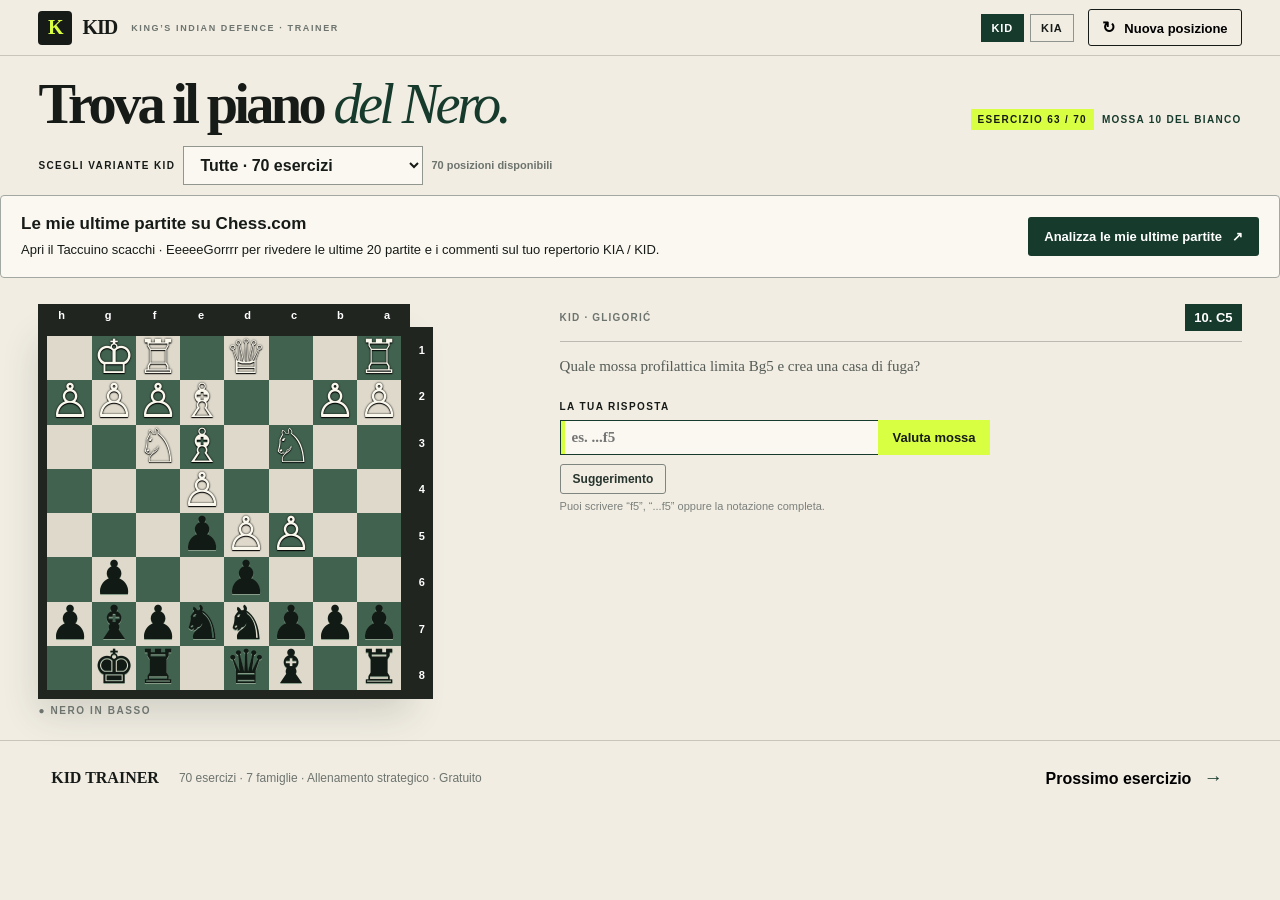
<file: index.html>
<!doctype html><html lang="it"><head><meta charset="utf-8"><meta name="viewport" content="width=device-width,initial-scale=1"><meta name="description" content="Allenatore gratuito per le posizioni tipiche della King's Indian Defence."><title>KID — King's Indian Defence Trainer</title><link rel="stylesheet" href="style.css?v=20260824-27"><link rel="stylesheet" href="boardfix.css?v=20260824-27"><style>.hint-button{margin-top:9px;border:1px solid #7f857f;background:transparent;color:#26342d;padding:7px 12px;border-radius:3px;font-size:12px;font-weight:800}.hint-button:hover{background:#e8e5dc}.hint-choices{margin-top:9px;display:grid;grid-template-columns:repeat(2,minmax(0,1fr));gap:7px;max-width:430px}.hint-choices.hidden{display:none}.hint-choice{display:flex;align-items:center;gap:9px;width:100%;min-height:38px;padding:7px 10px;border:1px solid #a4a8a3;background:#faf8f0;color:#171b18;text-align:left;border-radius:3px;font-weight:800}.hint-letter{display:grid;place-items:center;flex:0 0 25px;height:25px;background:#163a2c;color:#fff;border-radius:2px;font-size:11px;font-weight:900}.hint-move{font-family:Georgia,serif;font-size:15px}.hint-note{grid-column:1/-1;margin-top:3px;font-size:10px;color:#747a75}.hero-title-row{display:flex;align-items:flex-end;justify-content:space-between;gap:24px}.hero-title-row h1{margin-right:auto}.hero-title-row .eyebrow{margin-left:auto;padding-bottom:8px;white-space:nowrap;justify-content:flex-end}.hero-title-row .eyebrow i{display:none}@media(max-width:850px){.hero-title-row{display:block}.hero-title-row .eyebrow{margin:8px 0 0;padding-bottom:0;justify-content:flex-start;white-space:normal}.hero-title-row h1{margin-right:0}}@media(max-width:560px){.hint-choices{grid-template-columns:1fr}}.game-analysis{display:flex;align-items:center;justify-content:space-between;gap:20px;margin:0 0 24px;padding:18px 20px;border:1px solid #a4a8a3;border-radius:4px;background:#faf8f0;color:#171b18}.game-analysis strong{font-size:17px}.game-analysis p{margin:6px 0 0;font-size:13px;line-height:1.5}.game-analysis a{display:inline-flex;align-items:center;gap:10px;flex-shrink:0;padding:12px 16px;border-radius:3px;background:#163a2c;color:#fff;text-decoration:none;font-size:13px;font-weight:800}.game-analysis a:hover{background:#28583f}.game-analysis a:focus-visible{outline:3px solid #759d36;outline-offset:3px}.analysis-sr-only{position:absolute;width:1px;height:1px;padding:0;margin:-1px;overflow:hidden;clip:rect(0,0,0,0);white-space:nowrap;border:0}@media(max-width:700px){.game-analysis{align-items:flex-start;flex-direction:column}.game-analysis a{max-width:100%;box-sizing:border-box;flex-shrink:1}}</style></head><body><header class="topbar"><a class="brand" href="index.html?v=20260824-27" aria-label="KID home"><span class="brand-mark">K</span><span>KID</span></a><div class="tag">KING’S INDIAN DEFENCE · TRAINER</div><nav class="mode-nav"><a class="active" href="index.html?v=20260824-27">KID</a><a href="kia.html?v=20260824-27">KIA</a></nav><button id="newTop" class="new-button" type="button"><span>↻</span> Nuova posizione</button></header><main id="top"><section class="hero"><div class="hero-title-row"><h1>Trova il piano <em>del Nero.</em></h1><div class="eyebrow"><span id="exerciseNumber">ESERCIZIO 01</span><i></i><b id="moveNumber">Mossa 10 del Bianco</b></div></div><div class="family-picker"><label for="familySelect">Scegli variante KID</label><select id="familySelect"><option value="ALL">Tutte · 70 esercizi</option><option value="MAR_DEL_PLATA">Mar del Plata · 10</option><option value="SAEMISCH">Sämisch · 10</option><option value="FIANCHETTO">Fianchetto · 10</option><option value="FOUR_PAWNS">Quattro Pedoni · 10</option><option value="AVERBAKH">Averbakh · 10</option><option value="PETROSIAN">Petrosian · 10</option><option value="GLIGORIC">Gligorić · 10</option></select><span id="familyCount">70 posizioni disponibili</span></div></section><section class="game-analysis" aria-label="Analisi delle mie partite"><div><strong>Le mie ultime partite su Chess.com</strong><p>Apri il Taccuino scacchi · EeeeeGorrrr per rivedere le ultime 20 partite e i commenti sul tuo repertorio KIA / KID.</p></div><a href="https://eeeeegorrrr-chess-lab.igor-bonvino.chatgpt.site/" target="_blank" rel="noopener noreferrer">Analizza le mie ultime partite <span aria-hidden="true">↗</span><span class="analysis-sr-only"> (si apre in una nuova scheda)</span></a></section><section class="trainer"><div class="board-wrap"><div id="board" class="board"></div><div class="orientation">● NERO IN BASSO</div></div><div class="panel"><div class="variation"><span id="opening"></span><b id="lastMove"></b></div><p id="question" class="question"></p><form id="answerForm" style="margin-top:10px;max-width:430px"><label for="moveInput">La tua risposta</label><div class="answer-row" style="max-width:430px"><input id="moveInput" style="padding:8px 11px;font-size:15px" placeholder="es. ...f5" autocomplete="off"><button type="submit" style="padding:0 14px;font-size:13px">Valuta mossa</button></div><button id="hintButton" class="hint-button" type="button" aria-expanded="false">Suggerimento</button><div id="hintChoices" class="hint-choices hidden"></div><small>Puoi scrivere “f5”, “...f5” oppure la notazione completa.</small></form><div id="feedback" class="feedback hidden"><div class="score"><strong id="scoreValue"></strong><span>/10</span></div><div><h3 id="scoreTitle"></h3><p id="scoreText"></p></div></div><div id="solution" class="solution hidden"><span>MIGLIORE CONTINUAZIONE</span><strong id="bestMove"></strong><p id="idea"></p></div></div></section></main><footer><span>KID TRAINER</span><p>70 esercizi · 7 famiglie · Allenamento strategico · Gratuito</p><button id="newBottom">Prossimo esercizio <b>→</b></button></footer><script src="script.js?v=20260824-27"></script><script src="coordinates.js?v=20260824-27"></script><script src="ui-cleanup.js?v=20260824-27"></script><script>(function(){const btn=document.getElementById('hintButton'),box=document.getElementById('hintChoices'),inp=document.getElementById('moveInput'),form=document.getElementById('answerForm'),letters=['A','B','C','D'];if(!btn||!box||!inp||!form)return;function notation(v){v=String(v||'').replace(/^\d+\.\.\./,'').replace(/^\.\.\./,'');return v.replace(/^([kqrbn])/i,m=>m.toUpperCase())}function hide(){box.classList.add('hidden');box.innerHTML='';btn.setAttribute('aria-expanded','false')}function shuffle(a){a=[...a];for(let i=a.length-1;i>0;i--){const j=Math.floor(Math.random()*(i+1));[a[i],a[j]]=[a[j],a[i]]}return a}function show(){if(typeof exercises==='undefined'||typeof current==='undefined')return;const e=exercises[current],raw=Array.isArray(e.options)?e.options.slice(0,4):[];if(raw.length!==4)return;const moves=shuffle(raw.map(notation));box.innerHTML='';moves.forEach((m,i)=>{const b=document.createElement('button');b.type='button';b.className='hint-choice';b.innerHTML='<span class="hint-letter">'+letters[i]+'</span><span class="hint-move">...'+m+'</span>';b.addEventListener('click',()=>{inp.value='...'+m;form.requestSubmit()});box.appendChild(b)});const n=document.createElement('div');n.className='hint-note';n.textContent='Seleziona A, B, C o D: tutte le alternative mostrate sono mosse legali nella posizione.';box.appendChild(n);box.classList.remove('hidden');btn.setAttribute('aria-expanded','true')}btn.addEventListener('click',()=>box.classList.contains('hidden')?show():hide());['newTop','newBottom'].forEach(id=>document.getElementById(id)?.addEventListener('click',hide));document.getElementById('familySelect')?.addEventListener('change',hide)})();</script></body></html>
</file>
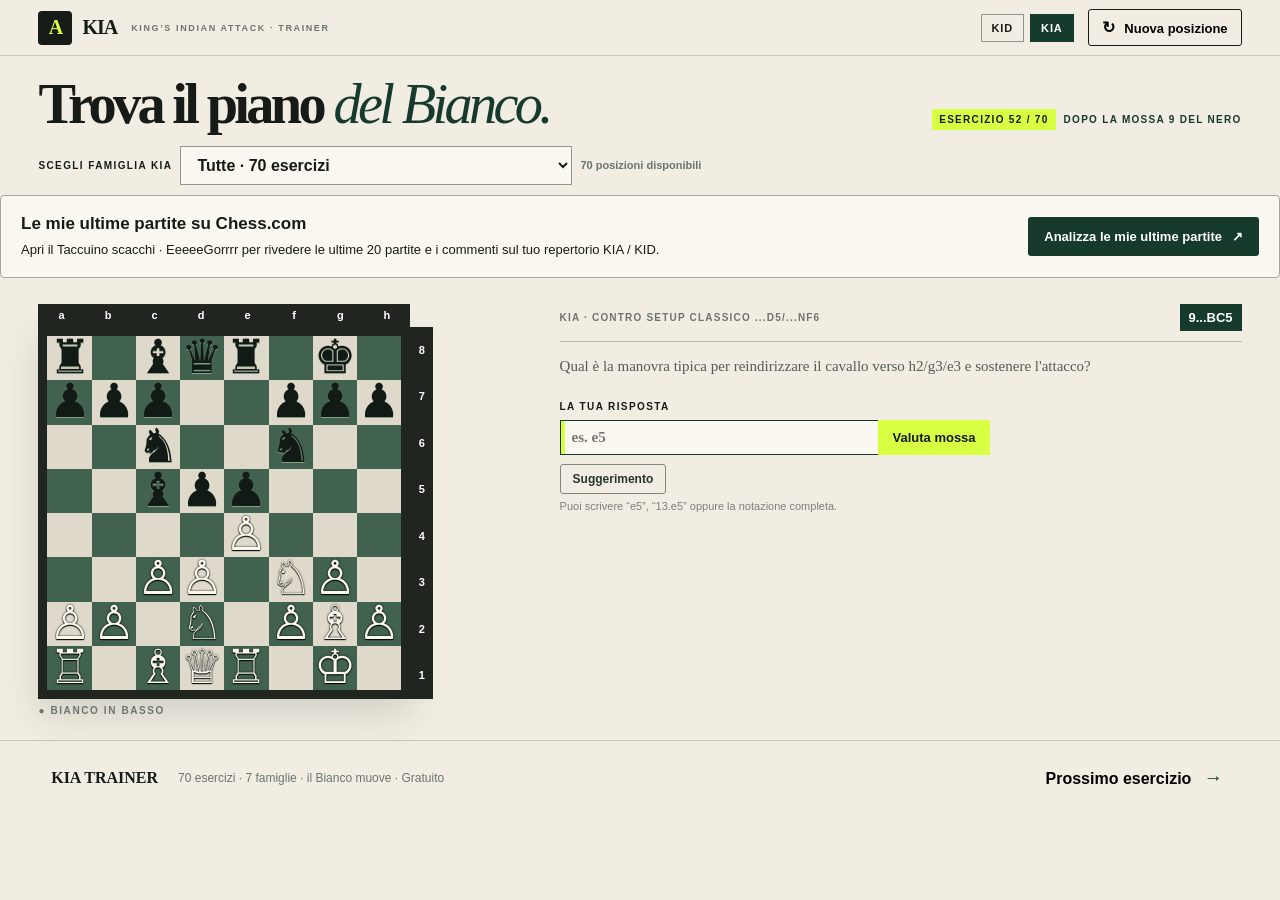
<file: kia.html>
<!doctype html><html lang="it"><head><meta charset="utf-8"><meta name="viewport" content="width=device-width,initial-scale=1"><meta name="description" content="Allenatore gratuito per la King's Indian Attack: trova il piano del Bianco in posizioni tipiche."><title>KIA — King's Indian Attack Trainer</title><link rel="stylesheet" href="style.css?v=20260824-27"><link rel="stylesheet" href="boardfix.css?v=20260824-27"><style>.hint-button{margin-top:9px;border:1px solid #7f857f;background:transparent;color:#26342d;padding:7px 12px;border-radius:3px;font-size:12px;font-weight:800}.hint-button:hover{background:#e8e5dc}.hint-choices{margin-top:9px;display:grid;grid-template-columns:repeat(2,minmax(0,1fr));gap:7px;max-width:430px}.hint-choices.hidden{display:none}.hint-choice{display:flex;align-items:center;gap:9px;width:100%;min-height:38px;padding:7px 10px;border:1px solid #a4a8a3;background:#faf8f0;color:#171b18;text-align:left;border-radius:3px;font-weight:800}.hint-letter{display:grid;place-items:center;flex:0 0 25px;height:25px;background:#163a2c;color:#fff;border-radius:2px;font-size:11px;font-weight:900}.hint-move{font-family:Georgia,serif;font-size:15px}.hint-note{grid-column:1/-1;margin-top:3px;font-size:10px;color:#747a75}.hero-title-row{display:flex;align-items:flex-end;justify-content:space-between;gap:24px}.hero-title-row h1{margin-right:auto}.hero-title-row .eyebrow{margin-left:auto;padding-bottom:8px;white-space:nowrap;justify-content:flex-end}.hero-title-row .eyebrow i{display:none}@media(max-width:850px){.hero-title-row{display:block}.hero-title-row .eyebrow{margin:8px 0 0;padding-bottom:0;justify-content:flex-start;white-space:normal}.hero-title-row h1{margin-right:0}}@media(max-width:560px){.hint-choices{grid-template-columns:1fr}}.game-analysis{display:flex;align-items:center;justify-content:space-between;gap:20px;margin:0 0 24px;padding:18px 20px;border:1px solid #a4a8a3;border-radius:4px;background:#faf8f0;color:#171b18}.game-analysis strong{font-size:17px}.game-analysis p{margin:6px 0 0;font-size:13px;line-height:1.5}.game-analysis a{display:inline-flex;align-items:center;gap:10px;flex-shrink:0;padding:12px 16px;border-radius:3px;background:#163a2c;color:#fff;text-decoration:none;font-size:13px;font-weight:800}.game-analysis a:hover{background:#28583f}.game-analysis a:focus-visible{outline:3px solid #759d36;outline-offset:3px}.analysis-sr-only{position:absolute;width:1px;height:1px;padding:0;margin:-1px;overflow:hidden;clip:rect(0,0,0,0);white-space:nowrap;border:0}@media(max-width:700px){.game-analysis{align-items:flex-start;flex-direction:column}.game-analysis a{max-width:100%;box-sizing:border-box;flex-shrink:1}}</style></head><body><header class="topbar"><a class="brand" href="kia.html?v=20260824-27" aria-label="KIA home"><span class="brand-mark">A</span><span>KIA</span></a><div class="tag">KING’S INDIAN ATTACK · TRAINER</div><nav class="mode-nav"><a href="index.html?v=20260824-27">KID</a><a class="active" href="kia.html?v=20260824-27">KIA</a></nav><button id="newTop" class="new-button" type="button"><span>↻</span> Nuova posizione</button></header><main id="top"><section class="hero"><div class="hero-title-row"><h1>Trova il piano <em>del Bianco.</em></h1><div class="eyebrow"><span id="exerciseNumber">ESERCIZIO 01</span><i></i><b id="moveNumber">Dopo la mossa 12 del Nero</b></div></div><div class="family-picker"><label for="familySelect">Scegli famiglia KIA</label><select id="familySelect"><option value="ALL">Tutte · 70 esercizi</option><option value="FRENCH">Contro struttura Francese · 10</option><option value="SIC_E6">Contro Siciliana ...e6 · 10</option><option value="SIC_G6">Contro Siciliana ...g6 · 10</option><option value="CARO">Contro Caro-Kann · 10</option><option value="PIRC">Contro Pirc / Moderna · 10</option><option value="CLASSICAL">Contro setup classico ...d5/...Nf6 · 10</option><option value="B6">Contro fianchetto di Donna ...b6/...Bb7 · 10</option></select><span id="familyCount">70 posizioni disponibili</span></div></section><section class="game-analysis" aria-label="Analisi delle mie partite"><div><strong>Le mie ultime partite su Chess.com</strong><p>Apri il Taccuino scacchi · EeeeeGorrrr per rivedere le ultime 20 partite e i commenti sul tuo repertorio KIA / KID.</p></div><a href="https://eeeeegorrrr-chess-lab.igor-bonvino.chatgpt.site/" target="_blank" rel="noopener noreferrer">Analizza le mie ultime partite <span aria-hidden="true">↗</span><span class="analysis-sr-only"> (si apre in una nuova scheda)</span></a></section><section class="trainer"><div class="board-wrap"><div id="board" class="board"></div><div class="orientation">● BIANCO IN BASSO</div></div><div class="panel"><div class="variation"><span id="opening"></span><b id="lastMove"></b></div><p id="question" class="question"></p><form id="answerForm" style="margin-top:10px;max-width:430px"><label for="moveInput">La tua risposta</label><div class="answer-row" style="max-width:430px"><input id="moveInput" style="padding:8px 11px;font-size:15px" placeholder="es. e5" autocomplete="off"><button type="submit" style="padding:0 14px;font-size:13px">Valuta mossa</button></div><button id="hintButton" class="hint-button" type="button" aria-expanded="false">Suggerimento</button><div id="hintChoices" class="hint-choices hidden"></div><small>Puoi scrivere “e5”, “13.e5” oppure la notazione completa.</small></form><div id="feedback" class="feedback hidden"><div class="score"><strong id="scoreValue"></strong><span>/10</span></div><div><h3 id="scoreTitle"></h3><p id="scoreText"></p></div></div><div id="solution" class="solution hidden"><span>CONTINUAZIONE TEMATICA</span><strong id="bestMove"></strong><p id="idea"></p></div></div></section></main><footer><span>KIA TRAINER</span><p>70 esercizi · 7 famiglie · il Bianco muove · Gratuito</p><button id="newBottom">Prossimo esercizio <b>→</b></button></footer><script src="kia.js?v=20260824-27"></script><script src="coordinates.js?v=20260824-27"></script><script src="ui-cleanup.js?v=20260824-27"></script><script>(function(){const btn=document.getElementById('hintButton'),box=document.getElementById('hintChoices'),inp=document.getElementById('moveInput'),form=document.getElementById('answerForm'),letters=['A','B','C','D'];if(!btn||!box||!inp||!form)return;function notation(v){v=String(v||'').replace(/^\d+\./,'');return v.replace(/^([kqrbn])/i,m=>m.toUpperCase())}function hide(){box.classList.add('hidden');box.innerHTML='';btn.setAttribute('aria-expanded','false')}function shuffle(a){a=[...a];for(let i=a.length-1;i>0;i--){const j=Math.floor(Math.random()*(i+1));[a[i],a[j]]=[a[j],a[i]]}return a}function show(){if(typeof exercises==='undefined'||typeof current==='undefined')return;const e=exercises[current],raw=Array.isArray(e.options)?e.options.slice(0,4):[];if(raw.length!==4)return;const moves=shuffle(raw.map(notation));box.innerHTML='';moves.forEach((m,i)=>{const b=document.createElement('button');b.type='button';b.className='hint-choice';b.innerHTML='<span class="hint-letter">'+letters[i]+'</span><span class="hint-move">'+m+'</span>';b.addEventListener('click',()=>{inp.value=m;form.requestSubmit()});box.appendChild(b)});const n=document.createElement('div');n.className='hint-note';n.textContent='Seleziona A, B, C o D: tutte le alternative mostrate sono mosse legali nella posizione.';box.appendChild(n);box.classList.remove('hidden');btn.setAttribute('aria-expanded','true')}btn.addEventListener('click',()=>box.classList.contains('hidden')?show():hide());['newTop','newBottom'].forEach(id=>document.getElementById(id)?.addEventListener('click',hide));document.getElementById('familySelect')?.addEventListener('change',hide)})();</script></body></html>
</file>
<file: style.css>
:root{--ink:#171b18;--paper:#f1ede3;--acid:#d9ff43;--forest:#163a2c;--muted:#6d746e}*{box-sizing:border-box}html{scroll-behavior:smooth}body{margin:0;background:var(--paper);color:var(--ink);font-family:Arial,Helvetica,sans-serif}button,input,select{font:inherit}button{cursor:pointer}.topbar{height:68px;display:flex;align-items:center;padding:0 4vw;border-bottom:1px solid #c9c5bb;gap:22px}.brand{display:flex;align-items:center;gap:10px;color:var(--ink);text-decoration:none;font:900 23px Georgia,serif;letter-spacing:-1px}.brand-mark{display:grid;place-items:center;width:38px;height:38px;background:var(--ink);color:var(--acid);border-radius:4px;font-size:22px}.tag{font-size:10px;font-weight:800;letter-spacing:.18em;color:var(--muted)}.mode-nav{display:flex;gap:6px;margin-left:auto}.mode-nav a{display:inline-flex;align-items:center;justify-content:center;min-width:46px;padding:9px 11px;border:1px solid #8f948e;color:var(--ink);text-decoration:none;font-size:11px;font-weight:900;letter-spacing:.08em}.mode-nav a.active{background:var(--forest);border-color:var(--forest);color:#fff}.mode-nav a:hover{background:var(--acid);border-color:var(--ink);color:var(--ink)}.new-button{border:1px solid var(--ink);background:transparent;padding:10px 16px;border-radius:3px;font-weight:800}.new-button:hover{background:var(--ink);color:#fff}.new-button span{display:inline-block;margin-right:6px;font-size:16px}.hero{padding:30px 4vw 18px;max-width:1500px;margin:auto}.eyebrow{display:flex;align-items:center;gap:10px;color:var(--forest);font-size:11px;font-weight:900;letter-spacing:.13em;text-transform:uppercase}.eyebrow span{background:var(--acid);color:var(--ink);padding:6px 8px}.eyebrow i{width:30px;height:1px;background:#a9aaa3}.eyebrow b{font-weight:900}h1{margin:12px 0 10px;font:700 clamp(44px,6vw,84px)/.86 Georgia,serif;letter-spacing:-.065em;white-space:nowrap}h1 em{color:var(--forest);font-weight:400}.hero>p{max-width:620px;margin:0;font:15px/1.45 Georgia,serif;color:#525953}.family-picker{margin-top:18px;display:flex;align-items:center;gap:10px;flex-wrap:wrap}.family-picker label{margin:0;font-size:10px}.family-picker select{min-width:250px;padding:11px 40px 11px 13px;border:1px solid #91968f;background:#faf8f0;color:var(--ink);font-weight:800;outline:none}.family-picker select:focus{border-color:var(--forest);box-shadow:0 0 0 2px #d9ff4366}.family-picker span{font-size:11px;color:var(--muted);font-weight:700}.trainer{max-width:1500px;margin:0 auto;padding:6px 4vw 44px;display:grid;grid-template-columns:minmax(320px,535px) minmax(340px,1fr);gap:clamp(26px,5vw,76px);align-items:start}.board-wrap{position:relative;width:88%;max-width:535px;padding-top:26px;padding-right:26px}.board{width:100%;aspect-ratio:1;display:grid;grid-template-columns:repeat(8,1fr);border:10px solid #202520;box-shadow:0 14px 34px #25312828}.square{display:grid;place-items:center;position:relative}.light{background:#ded9ca}.dark{background:#41624f}.piece{font-family:"Times New Roman",serif;font-size:clamp(26px,4.4vw,55px);line-height:1;transform:translateY(-2px)}.white-piece{color:#faf8ed;text-shadow:0 1px 1px #000,0 0 2px #000}.black-piece{color:#111a14;text-shadow:0 1px 0 #8ba08c}.coord{display:none!important}.board-files-top{position:absolute;top:0;left:10px;right:36px;height:26px;display:grid;grid-template-columns:repeat(8,1fr);align-items:center;background:#202520;color:#fff;font:900 12px/1 Arial,sans-serif;text-transform:lowercase}.board-files-top span{text-align:center}.board-ranks-right{position:absolute;top:36px;right:0;bottom:26px;width:26px;display:grid;grid-template-rows:repeat(8,1fr);align-items:center;background:#202520;color:#fff;font:900 12px/1 Arial,sans-serif}.board-ranks-right span{text-align:center}.orientation{margin-top:9px;font-size:10px;font-weight:800;letter-spacing:.16em;color:var(--muted)}.panel{padding-top:0}.variation{display:flex;justify-content:space-between;align-items:center;padding-bottom:13px;border-bottom:1px solid #bbb9b1;font-size:10px;text-transform:uppercase;letter-spacing:.12em;font-weight:800;color:var(--muted)}.variation b{background:var(--forest);color:#fff;font-size:14px;padding:7px 10px;letter-spacing:0}.question{color:#555c56;font:16px/1.45 Georgia,serif;min-height:42px;margin-top:18px}form{margin-top:14px;max-width:470px}label{display:block;font-size:10px;text-transform:uppercase;font-weight:900;letter-spacing:.14em;margin-bottom:8px}.answer-row{display:flex;max-width:470px}input{min-width:0;flex:1;padding:10px 12px;background:#faf8f0;border:1px solid #999c96;border-right:0;outline:none;font:700 15px Georgia,serif}input:focus{border-color:var(--forest);box-shadow:inset 4px 0 var(--acid)}.answer-row button{padding:0 16px;border:0;background:var(--acid);color:var(--ink);font-weight:900;font-size:13px}.answer-row button:hover{background:#c7ef2c}form small{display:block;margin-top:6px;color:#7b807b;font-size:11px}.feedback{display:flex;gap:16px;align-items:center;margin-top:18px;padding:15px;border:1px solid #b8bcb5;background:#f8f5ec}.hidden{display:none}.score{min-width:66px;height:66px;display:flex;align-items:baseline;justify-content:center;background:var(--forest);color:#fff;border-radius:50%;padding-top:15px}.score strong{font:700 28px Georgia,serif;color:var(--acid)}.score span{font-size:11px}.feedback h3{margin:0 0 5px;font-size:14px}.feedback p{margin:0;color:#5d635e;line-height:1.4;font-size:13px}.solution{margin-top:12px;background:var(--ink);color:#fff;padding:18px 21px}.solution span{display:block;color:#a9b0aa;font-size:9px;letter-spacing:.17em;font-weight:900}.solution strong{display:block;color:var(--acid);font:700 28px Georgia,serif;margin:5px 0}.solution p{margin:0;color:#d1d5d0;font-size:13px;line-height:1.45}footer{border-top:1px solid #c9c5bb;min-height:74px;padding:18px 4vw;display:flex;align-items:center;gap:20px}footer>span{font:900 16px Georgia,serif}footer p{color:var(--muted);font-size:12px}footer button{margin-left:auto;border:0;background:transparent;font-weight:900}footer button b{color:var(--forest);font-size:19px;margin-left:8px}@media(min-width:851px){.topbar{height:56px;padding:0 3vw;gap:14px}.brand{font-size:20px}.brand-mark{width:34px;height:34px;font-size:20px}.tag{font-size:9px}.mode-nav a{min-width:42px;padding:7px 10px}.new-button{padding:8px 13px;font-size:13px}.hero{padding:16px 3vw 10px}.eyebrow{font-size:10px;gap:8px}.eyebrow span{padding:5px 7px}h1{margin:7px 0 8px;font-size:clamp(36px,4.4vw,62px);line-height:.9}.family-picker{margin-top:8px;gap:8px}.family-picker select{padding:9px 36px 9px 12px;min-width:240px}.trainer{padding:2px 3vw 24px;grid-template-columns:minmax(300px,470px) minmax(360px,1fr);gap:clamp(22px,4vw,58px)}.board-wrap{width:84%;max-width:470px;padding-top:23px;padding-right:23px}.board{border-width:9px}.board-files-top{height:23px;left:9px;right:32px;font-size:11px}.board-ranks-right{top:32px;bottom:23px;width:23px;font-size:11px}.orientation{margin-top:6px}.variation{padding-bottom:10px}.variation b{font-size:13px;padding:6px 9px}.question{font-size:15px;min-height:30px;margin-top:14px}form{margin-top:10px;max-width:420px}.answer-row{max-width:420px}input{padding:8px 11px;font-size:14px}.answer-row button{padding:0 14px;font-size:12px}.feedback{margin-top:12px;padding:12px}.solution{padding:14px 17px}.piece{font-size:clamp(24px,3.7vw,48px)}}@media(max-width:950px){.tag{display:none}.topbar{gap:12px}.mode-nav{margin-left:auto}}@media(max-width:850px){.topbar{height:66px}.hero{padding-top:30px}h1{white-space:normal;font-size:clamp(38px,7vw,60px)}.trainer{grid-template-columns:1fr;padding-top:10px}.board-wrap{width:88%;margin:auto}.board{border-width:8px}.board-files-top{left:8px;right:34px}.board-ranks-right{top:34px}.piece{font-size:clamp(30px,8.5vw,60px)}footer p{display:none}}@media(max-width:560px){.topbar{padding:0 3vw}.brand{font-size:20px}.brand-mark{width:34px;height:34px}.new-button{padding:9px 9px;font-size:11px}.new-button span{display:none}.mode-nav a{min-width:42px;padding:8px 8px}.hero{padding-bottom:16px}.hero>p{display:none}.family-picker{display:grid;grid-template-columns:1fr}.family-picker select{min-width:0;width:100%}.trainer{padding-left:3vw;padding-right:3vw;gap:24px}.answer-row{display:block;max-width:none}form{max-width:none}input{width:100%;border-right:1px solid #999c96}.answer-row button{width:100%;padding:12px}}
</file>
<file: boardfix.css>
/* KID-KIA board geometry fix — v20260824-14
   Coordinates are laid out in a 2x2 grid so the right 1–8 strip
   matches the chessboard row exactly and cannot extend into orientation text.
*/

.board-wrap{
  position:relative !important;
  width:84% !important;
  max-width:470px !important;
  display:grid !important;
  grid-template-columns:minmax(0,1fr) 23px !important;
  grid-template-rows:23px auto auto !important;
  gap:0 !important;
  padding:0 !important;
  align-items:stretch !important;
  box-sizing:border-box !important;
}

.board{
  grid-column:1 !important;
  grid-row:2 !important;
  width:100% !important;
  aspect-ratio:1 / 1 !important;
  display:grid !important;
  grid-template-columns:repeat(8,minmax(0,1fr)) !important;
  grid-template-rows:repeat(8,minmax(0,1fr)) !important;
  box-sizing:border-box !important;
  min-width:0 !important;
  min-height:0 !important;
  align-self:stretch !important;
  justify-self:stretch !important;
}

.board > .square{
  width:auto !important;
  height:auto !important;
  min-width:0 !important;
  min-height:0 !important;
  box-sizing:border-box !important;
}

.board-files-top{
  position:static !important;
  grid-column:1 !important;
  grid-row:1 !important;
  width:100% !important;
  height:23px !important;
  display:grid !important;
  grid-template-columns:repeat(8,minmax(0,1fr)) !important;
  align-items:center !important;
  background:#202520 !important;
  color:#fff !important;
  font:900 11px/1 Arial,sans-serif !important;
  text-transform:lowercase !important;
  pointer-events:none !important;
  box-sizing:border-box !important;
}

.board-files-top span{
  display:block !important;
  min-width:0 !important;
  text-align:center !important;
}

.board-ranks-right{
  position:static !important;
  grid-column:2 !important;
  grid-row:2 !important;
  width:23px !important;
  height:auto !important;
  display:grid !important;
  grid-template-rows:repeat(8,minmax(0,1fr)) !important;
  align-items:stretch !important;
  justify-items:stretch !important;
  align-self:stretch !important;
  justify-self:stretch !important;
  background:#202520 !important;
  color:#fff !important;
  font:900 11px/1 Arial,sans-serif !important;
  pointer-events:none !important;
  box-sizing:border-box !important;
}

.board-ranks-right span{
  display:flex !important;
  align-items:center !important;
  justify-content:center !important;
  min-height:0 !important;
  height:100% !important;
}

.orientation{
  grid-column:1 / span 2 !important;
  grid-row:3 !important;
  margin-top:6px !important;
}

@media(max-width:850px){
  .board-wrap{
    width:88% !important;
    max-width:535px !important;
    grid-template-columns:minmax(0,1fr) 24px !important;
    grid-template-rows:24px auto auto !important;
    margin-left:auto !important;
    margin-right:auto !important;
  }

  .board-files-top{height:24px !important;}
  .board-ranks-right{width:24px !important;}
}
</file>
